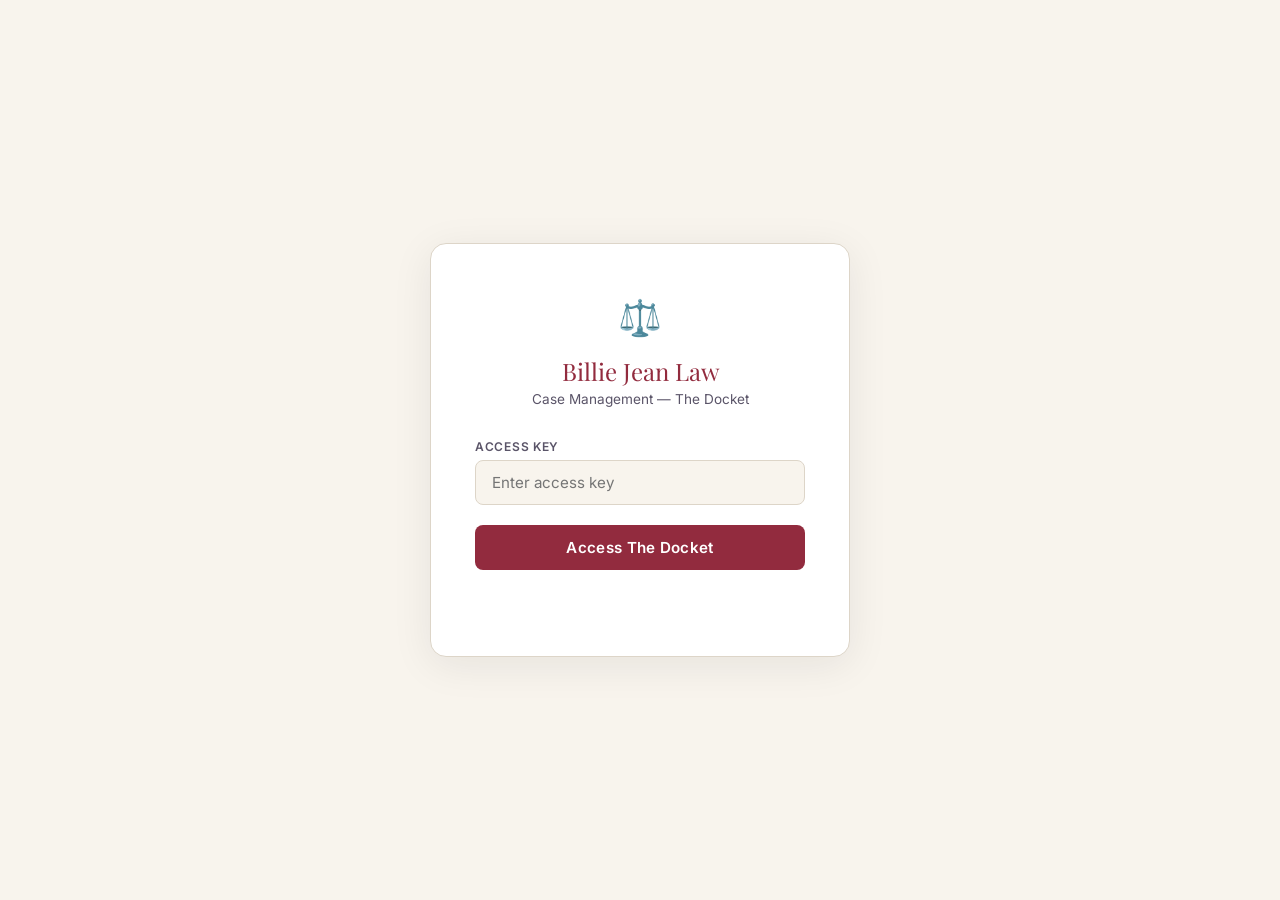
<file: frontend/admin.html>
<!DOCTYPE html>
<html lang="en">
<head>
<meta charset="UTF-8"/>
<meta name="viewport" content="width=device-width,initial-scale=1.0"/>
<title>The Docket — Billie Jean Law</title>
<link href="https://fonts.googleapis.com/css2?family=Playfair+Display:wght@400;600;700&family=Inter:wght@300;400;500;600&display=swap" rel="stylesheet"/>
<style>
:root{--cream:#F8F4ED;--cream2:#F0EBE1;--white:#FFFFFF;--charcoal:#1C1824;--charcoal2:#2D2839;--crimson:#922B3E;--crimson2:#A83348;--gold:#C9A84C;--text:#1C1824;--text2:#5A5468;--border:#DDD5C8;--green:#2A7D4F;--orange:#C07020;--amber:#9A7010}
*{box-sizing:border-box;margin:0;padding:0}
body{background:var(--cream);color:var(--text);font-family:'Inter',sans-serif;min-height:100vh}
/* LOGIN */
.login-overlay{position:fixed;inset:0;background:var(--cream);display:flex;align-items:center;justify-content:center;z-index:100}
.login-card{background:var(--white);border:1px solid var(--border);border-radius:16px;padding:52px 44px;max-width:420px;width:90%;text-align:center;box-shadow:0 8px 40px rgba(28,24,36,.08)}
.login-seal{font-size:2.2rem;margin-bottom:16px}
.login-firm{font-family:'Playfair Display',serif;font-size:1.5rem;color:var(--crimson);margin-bottom:4px}
.login-sub{color:var(--text2);font-size:.85rem;margin-bottom:32px}
.login-label{display:block;text-align:left;font-size:.75rem;font-weight:600;letter-spacing:.06em;text-transform:uppercase;color:var(--text2);margin-bottom:6px}
.login-input{width:100%;padding:12px 16px;border:1.5px solid var(--border);border-radius:8px;font-size:.95rem;font-family:'Inter',sans-serif;outline:none;color:var(--text);background:var(--cream);transition:border-color .2s;margin-bottom:20px}
.login-input:focus{border-color:var(--crimson);background:var(--white)}
.login-btn{width:100%;padding:13px;background:var(--crimson);color:white;border:none;border-radius:8px;font-size:.95rem;font-weight:600;cursor:pointer;font-family:'Inter',sans-serif;transition:background .2s;letter-spacing:.02em}
.login-btn:hover{background:var(--crimson2)}
.login-error{color:var(--crimson);font-size:.82rem;margin-top:14px;min-height:20px}
/* DASHBOARD */
.dash{display:none}
.dash.show{display:block}
/* HEADER */
.hdr{background:var(--charcoal);padding:0 36px;height:60px;display:flex;align-items:center;justify-content:space-between}
.hdr-left{display:flex;align-items:center;gap:14px}
.hdr-line{width:3px;height:28px;background:var(--crimson);border-radius:2px}
.hdr-firm{font-family:'Playfair Display',serif;font-size:1.1rem;color:var(--gold)}
.hdr-title{font-size:.72rem;font-weight:600;letter-spacing:.1em;text-transform:uppercase;color:rgba(255,255,255,.4)}
.hdr-right{display:flex;align-items:center;gap:16px}
.hdr-date{font-size:.8rem;color:rgba(255,255,255,.4)}
.logout{background:none;border:1px solid rgba(255,255,255,.15);color:rgba(255,255,255,.5);padding:5px 14px;border-radius:6px;cursor:pointer;font-size:.78rem;font-family:'Inter',sans-serif;transition:all .2s}
.logout:hover{border-color:var(--gold);color:var(--gold)}
/* KPI STRIP */
.kpi-row{background:var(--white);border-bottom:1px solid var(--border);display:flex}
.kpi{flex:1;padding:22px 28px;border-right:1px solid var(--border);position:relative}
.kpi:last-child{border-right:none}
.kpi-label{font-size:.7rem;font-weight:600;letter-spacing:.08em;text-transform:uppercase;color:var(--text2);margin-bottom:6px}
.kpi-num{font-family:'Playfair Display',serif;font-size:2.2rem;color:var(--charcoal);line-height:1}
.kpi-num.red{color:var(--crimson)}
.kpi-num.gold{color:var(--gold)}
.kpi-num.green{color:var(--green)}
.kpi-sub{font-size:.72rem;color:var(--text2);margin-top:4px}
/* TOOLBAR */
.toolbar{padding:14px 36px;background:var(--cream2);border-bottom:1px solid var(--border);display:flex;gap:10px;align-items:center;flex-wrap:wrap}
.toolbar-label{font-size:.75rem;font-weight:600;color:var(--text2);text-transform:uppercase;letter-spacing:.06em}
select.filter{padding:7px 12px;border:1px solid var(--border);border-radius:6px;background:var(--white);font-size:.82rem;color:var(--text);outline:none;cursor:pointer;font-family:'Inter',sans-serif}
select.filter:focus{border-color:var(--crimson)}
.spacer{flex:1}
.count-label{font-size:.8rem;color:var(--text2)}
/* TABLE */
.table-wrap{padding:24px 36px;overflow-x:auto}
table{width:100%;border-collapse:collapse;background:var(--white);border:1px solid var(--border);border-radius:12px;overflow:hidden;box-shadow:0 2px 12px rgba(28,24,36,.04)}
thead tr{background:var(--charcoal)}
thead th{padding:13px 16px;text-align:left;font-size:.7rem;font-weight:600;letter-spacing:.07em;text-transform:uppercase;color:rgba(255,255,255,.6);white-space:nowrap}
thead th:first-child{color:var(--gold)}
tbody tr{border-bottom:1px solid var(--border);transition:background .12s}
tbody tr:last-child{border-bottom:none}
tbody tr:hover{background:var(--cream)}
td{padding:12px 16px;font-size:.83rem;vertical-align:middle}
.mono{font-family:'Courier New',monospace;font-size:.78rem;color:var(--text2)}
/* BADGES */
.badge{display:inline-block;padding:3px 9px;border-radius:100px;font-size:.68rem;font-weight:700;letter-spacing:.05em;text-transform:uppercase;white-space:nowrap}
.b-critical{background:rgba(146,43,62,.1);color:var(--crimson);border:1px solid rgba(146,43,62,.2)}
.b-high{background:rgba(192,112,32,.1);color:var(--orange);border:1px solid rgba(192,112,32,.2)}
.b-moderate{background:rgba(154,112,16,.1);color:var(--amber);border:1px solid rgba(154,112,16,.2)}
.b-normal{background:rgba(42,125,79,.1);color:var(--green);border:1px solid rgba(42,125,79,.2)}
.b-scheduled{background:rgba(74,158,232,.1);color:#4A9EE8;border:1px solid rgba(74,158,232,.2)}
.b-completed{background:rgba(42,125,79,.1);color:var(--green);border:1px solid rgba(42,125,79,.2)}
/* ATTORNEY DOT */
.atty{display:flex;align-items:center;gap:7px;font-size:.82rem}
.dot{width:8px;height:8px;border-radius:50%;flex-shrink:0}
.dot-e{background:var(--crimson)}
.dot-d{background:#4A9EE8}
.dot-m{background:var(--green)}
/* SOL CELL */
.sol{font-size:.8rem;font-weight:600}
.sol.crit{color:var(--crimson)}
.sol.hi{color:var(--orange)}
.sol.mod{color:var(--amber)}
.sol.ok{color:var(--text2)}
/* CASE TYPE */
.case-type{font-size:.8rem;color:var(--charcoal2);font-weight:500;text-transform:capitalize}
/* EMPTY */
.empty{text-align:center;padding:48px;color:var(--text2);font-size:.9rem}
</style>
</head>
<body>

<!-- LOGIN -->
<div class="login-overlay" id="loginOverlay">
  <div class="login-card">
    <div class="login-seal">⚖️</div>
    <div class="login-firm">Billie Jean Law</div>
    <div class="login-sub">Case Management — The Docket</div>
    <label class="login-label">Access Key</label>
    <input class="login-input" type="password" id="keyInput" placeholder="Enter access key" onkeydown="if(event.key==='Enter')login()"/>
    <button class="login-btn" onclick="login()">Access The Docket</button>
    <div class="login-error" id="loginErr"></div>
  </div>
</div>

<!-- DASHBOARD -->
<div class="dash" id="dash">
  <div class="hdr">
    <div class="hdr-left">
      <div class="hdr-line"></div>
      <div>
        <div class="hdr-firm">Billie Jean Law</div>
        <div class="hdr-title">The Docket — Case Management</div>
      </div>
    </div>
    <div class="hdr-right">
      <div class="hdr-date" id="hdrDate"></div>
      <button class="logout" onclick="logout()">Sign Out</button>
    </div>
  </div>

  <div class="kpi-row" id="kpiRow">
    <div class="kpi"><div class="kpi-label">Total Filings</div><div class="kpi-num" id="kTotal">—</div><div class="kpi-sub">all consultations</div></div>
    <div class="kpi"><div class="kpi-label">Critical SOL</div><div class="kpi-num red" id="kCrit">—</div><div class="kpi-sub">deadline &lt; 30 days</div></div>
    <div class="kpi"><div class="kpi-label">High Priority</div><div class="kpi-num gold" id="kHigh">—</div><div class="kpi-sub">deadline &lt; 90 days</div></div>
    <div class="kpi"><div class="kpi-label">Today</div><div class="kpi-num green" id="kToday">—</div><div class="kpi-sub">consultations scheduled</div></div>
  </div>

  <div class="toolbar">
    <span class="toolbar-label">Filter:</span>
    <select class="filter" id="fUrgency" onchange="render()">
      <option value="">All Urgency</option>
      <option value="critical">Critical</option>
      <option value="high">High</option>
      <option value="moderate">Moderate</option>
      <option value="normal">Normal</option>
    </select>
    <select class="filter" id="fAttorney" onchange="render()">
      <option value="">All Attorneys</option>
      <option value="Eleanor Hayes">Eleanor Hayes</option>
      <option value="David Osei">David Osei</option>
      <option value="Marcus Reilly">Marcus Reilly</option>
    </select>
    <select class="filter" id="fCase" onchange="render()">
      <option value="">All Case Types</option>
      <option value="personal_injury">Personal Injury</option>
      <option value="family_law">Family Law</option>
      <option value="criminal_defense">Criminal Defense</option>
      <option value="estate_planning">Estate Planning</option>
    </select>
    <select class="filter" id="fStatus" onchange="render()">
      <option value="">All Status</option>
      <option value="scheduled">Scheduled</option>
      <option value="completed">Completed</option>
    </select>
    <div class="spacer"></div>
    <span class="count-label" id="rowCount"></span>
  </div>

  <div class="table-wrap">
    <table>
      <thead>
        <tr>
          <th>Ticket</th>
          <th>Client</th>
          <th>Case Type</th>
          <th>Attorney</th>
          <th>Consultation</th>
          <th>SOL Deadline</th>
          <th>Urgency</th>
          <th>Status</th>
        </tr>
      </thead>
      <tbody id="tbody"></tbody>
    </table>
  </div>
</div>

<script>
let _key = '', _data = [];

function login() {
  const k = document.getElementById('keyInput').value.trim();
  if (!k) return;
  fetch('/api/admin/data?key=' + encodeURIComponent(k))
    .then(r => r.ok ? r.json() : Promise.reject(r.status))
    .then(d => {
      _key = k;
      _data = d.consultations || [];
      document.getElementById('loginOverlay').style.display = 'none';
      document.getElementById('dash').classList.add('show');
      document.getElementById('kTotal').textContent = d.stats.total;
      document.getElementById('kCrit').textContent = d.stats.critical;
      document.getElementById('kHigh').textContent = d.stats.high;
      document.getElementById('kToday').textContent = d.stats.today;
      document.getElementById('hdrDate').textContent = new Date().toLocaleDateString('en-US',{weekday:'long',year:'numeric',month:'long',day:'numeric'});
      render();
    })
    .catch(() => { document.getElementById('loginErr').textContent = 'Invalid access key.'; });
}

function logout() {
  _key = ''; _data = [];
  document.getElementById('loginOverlay').style.display = 'flex';
  document.getElementById('dash').classList.remove('show');
  document.getElementById('keyInput').value = '';
  document.getElementById('loginErr').textContent = '';
}

function solInfo(deadline) {
  if (!deadline) return { text: '—', cls: 'ok' };
  const days = Math.ceil((new Date(deadline) - new Date()) / 86400000);
  if (days < 0) return { text: 'Expired', cls: 'crit' };
  if (days <= 30) return { text: days + ' days', cls: 'crit' };
  if (days <= 90) return { text: days + ' days', cls: 'hi' };
  if (days <= 180) return { text: days + ' days', cls: 'mod' };
  return { text: days + ' days', cls: 'ok' };
}

function attyDot(name) {
  if (!name) return '';
  if (name.includes('Eleanor')) return 'dot-e';
  if (name.includes('David')) return 'dot-d';
  return 'dot-m';
}

function fmt(ct) {
  return (ct || '').replace(/_/g,' ');
}

function render() {
  const fu = document.getElementById('fUrgency').value;
  const fa = document.getElementById('fAttorney').value;
  const fc = document.getElementById('fCase').value;
  const fs = document.getElementById('fStatus').value;
  let rows = _data.filter(r =>
    (!fu || r.urgency === fu) &&
    (!fa || (r.attorney_assigned || '') === fa) &&
    (!fc || (r.case_type || '').includes(fc)) &&
    (!fs || r.status === fs)
  );
  document.getElementById('rowCount').textContent = rows.length + ' record' + (rows.length !== 1 ? 's' : '');
  const tb = document.getElementById('tbody');
  if (!rows.length) { tb.innerHTML = '<tr><td colspan="8" class="empty">No records match the current filters.</td></tr>'; return; }
  tb.innerHTML = rows.map(r => {
    const sol = solInfo(r.sol_deadline);
    const urg = r.urgency || 'normal';
    const bc = { critical:'b-critical', high:'b-high', moderate:'b-moderate', normal:'b-normal' }[urg] || 'b-normal';
    const sc = { scheduled:'b-scheduled', completed:'b-completed' }[r.status] || 'b-scheduled';
    return `<tr>
      <td><span class="mono">${r.ticket_id || '—'}</span></td>
      <td><strong>${r.name || '—'}</strong><br><span style="font-size:.75rem;color:var(--text2)">${r.email || ''}</span></td>
      <td><span class="case-type">${fmt(r.case_type)}</span></td>
      <td><div class="atty"><span class="dot ${attyDot(r.attorney_assigned)}"></span>${r.attorney_assigned || '—'}</div></td>
      <td>${r.preferred_date || '—'} <span style="color:var(--text2)">${r.preferred_time || ''}</span></td>
      <td><span class="sol ${sol.cls}">${sol.text}</span></td>
      <td><span class="badge ${bc}">${urg}</span></td>
      <td><span class="badge ${sc}">${r.status || '—'}</span></td>
    </tr>`;
  }).join('');
}

document.getElementById('keyInput').addEventListener('keydown', e => { if(e.key==='Enter') login(); });
</script>
</body>
</html>
</file>
